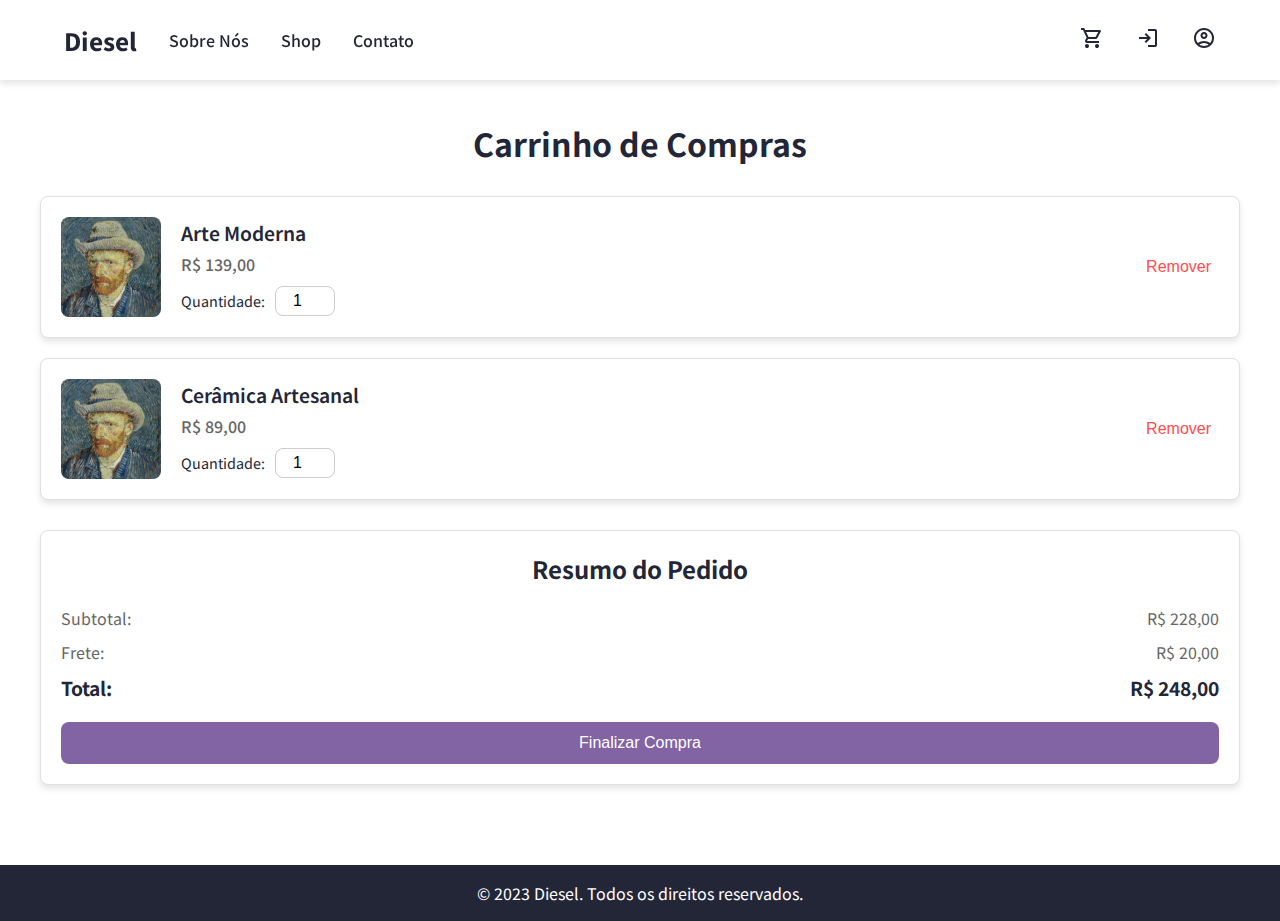
<file: cart.html>
<!DOCTYPE html>
<html lang="pt-BR">

<head>
    <meta charset="UTF-8">
    <meta name="viewport" content="width=device-width, initial-scale=1.0">
    <title>Carrinho de Compras - Diesel</title>
    <link rel="stylesheet" href="css/cart.css">
</head>

<body>
    <header>
        <nav>
            <div class="nav__container">
                <ul class="nav__links">
                    <li><a href="index.html" class="logo">Diesel</a></li>
                    <li><a href="sobre.html">Sobre Nós</a></li>
                    <li><a href="shop.html">Shop</a></li>
                    <li><a href="contato.html">Contato</a></li>
                </ul>
                <ul class="nav__links">
                    <li><a href="cart.html">
                            <svg xmlns="http://www.w3.org/2000/svg" height="30px" viewBox="0 -960 960 960" width="24px" fill="#000000">
                                <path d="M280-80q-33 0-56.5-23.5T200-160q0-33 23.5-56.5T280-240q33 0 56.5 23.5T360-160q0 33-23.5 56.5T280-80Zm400 0q-33 0-56.5-23.5T600-160q0-33 23.5-56.5T680-240q33 0 56.5 23.5T760-160q0 33-23.5 56.5T680-80ZM246-720l96 200h280l110-200H246Zm-38-80h590q23 0 35 20.5t1 41.5L692-482q-11 20-29.5 31T622-440H324l-44 80h480v80H280q-45 0-68-39.5t-2-78.5l54-98-144-304H40v-80h130l38 80Zm134 280h280-280Z" />
                            </svg>
                        </a></li>
                    <li><a href="login.html">
                            <svg xmlns="http://www.w3.org/2000/svg" height="30px" viewBox="0 -960 960 960" width="24px" fill="#000000">
                                <path d="M480-120v-80h280v-560H480v-80h280q33 0 56.5 23.5T840-760v560q0 33-23.5 56.5T760-120H480Zm-80-160-55-58 102-102H120v-80h327L345-622l55-58 200 200-200 200Z" />
                            </svg>
                        </a></li>
                    <li><a href="profile.html">
                            <svg xmlns="http://www.w3.org/2000/svg" height="30px" viewBox="0 -960 960 960" width="24px" fill="#000000">
                                <path d="M234-276q51-39 114-61.5T480-360q69 0 132 22.5T726-276q35-41 54.5-93T800-480q0-133-93.5-226.5T480-800q-133 0-226.5 93.5T160-480q0 59 19.5 111t54.5 93Zm246-164q-59 0-99.5-40.5T340-580q0-59 40.5-99.5T480-720q59 0 99.5 40.5T620-580q0 59-40.5 99.5T480-440Zm0 360q-83 0-156-31.5T197-197q-54-54-85.5-127T80-480q0-83 31.5-156T197-763q54-54 127-85.5T480-880q83 0 156 31.5T763-763q54 54 85.5 127T880-480q0 83-31.5 156T763-197q-54 54-127 85.5T480-80Zm0-80q53 0 100-15.5t86-44.5q-39-29-86-44.5T480-280q-53 0-100 15.5T294-220q39 29 86 44.5T480-160Zm0-360q26 0 43-17t17-43q0-26-17-43t-43-17q-26 0-43 17t-17 43q0 26 17 43t43 17Zm0-60Zm0 360Z" />
                            </svg>
                        </a></li>
                </ul>
            </div>
        </nav>
    </header>

    <!-- Seção do Carrinho de Compras -->
    <section class="cart-section">
        <div class="cart-container">
            <h2 class="cart-title">Carrinho de Compras</h2>
            <div class="cart-items">
                <!-- Item 1 -->
                <div class="cart-item">
                    <img src="./assets/arte.png" alt="Produto 1" class="cart-item__image">
                    <div class="cart-item__details">
                        <h3 class="cart-item__title">Arte Moderna</h3>
                        <p class="cart-item__price">R$ 139,00</p>
                        <div class="cart-item__quantity">
                            <label for="quantity1">Quantidade:</label>
                            <input type="number" id="quantity1" value="1" min="1">
                        </div>
                    </div>
                    <button class="cart-item__remove">Remover</button>
                </div>
                <!-- Item 2 -->
                <div class="cart-item">
                    <img src="./assets/arte.png" alt="Produto 2" class="cart-item__image">
                    <div class="cart-item__details">
                        <h3 class="cart-item__title">Cerâmica Artesanal</h3>
                        <p class="cart-item__price">R$ 89,00</p>
                        <div class="cart-item__quantity">
                            <label for="quantity2">Quantidade:</label>
                            <input type="number" id="quantity2" value="1" min="1">
                        </div>
                    </div>
                    <button class="cart-item__remove">Remover</button>
                </div>
            </div>
            <div class="cart-summary">
                <h3 class="summary-title">Resumo do Pedido</h3>
                <div class="summary-details">
                    <p>Subtotal: <span>R$ 228,00</span></p>
                    <p>Frete: <span>R$ 20,00</span></p>
                    <p class="total">Total: <span>R$ 248,00</span></p>
                </div>
                <button class="checkout-button">Finalizar Compra</button>
            </div>
        </div>
    </section>

    <footer>
        <div class="footer__content">
            <p>&copy; 2023 Diesel. Todos os direitos reservados.</p>
        </div>
    </footer>
</body>

</html>
</file>
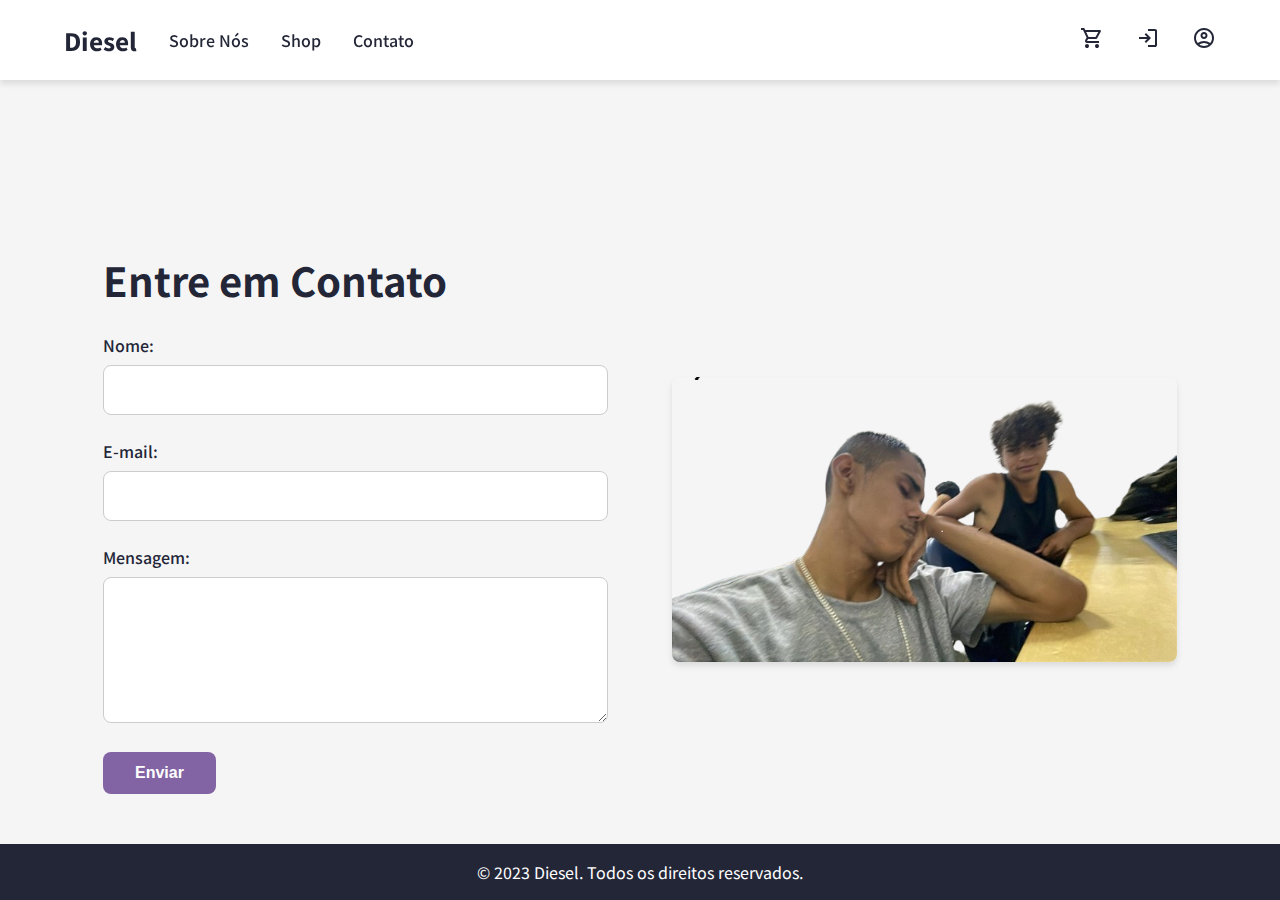
<file: contato.html>
<!DOCTYPE html>
<html lang="en">
<head>
    <meta charset="UTF-8">
    <meta name="viewport" content="width=device-width, initial-scale=1.0">
    <link rel="stylesheet" href="css/contato.css">
    <title>Contact</title>
</head>
<body>
    <header>
        <nav>
            <div class="nav__container">
                <ul class="nav__links">
                    <li><a href="index.html" class="logo">Diesel</a></li>
                    <li><a href="sobreNos.html">Sobre Nós</a></li>
                    <li><a href="shop.html">Shop</a></li>
                    <li><a href="contato.html">Contato</a></li>
                </ul>
                <ul class="nav__links">
                    <li><a href="cart.html"><svg xmlns="http://www.w3.org/2000/svg" height="30px" viewBox="0 -960 960 960" width="24px" fill="#000000"><path d="M280-80q-33 0-56.5-23.5T200-160q0-33 23.5-56.5T280-240q33 0 56.5 23.5T360-160q0 33-23.5 56.5T280-80Zm400 0q-33 0-56.5-23.5T600-160q0-33 23.5-56.5T680-240q33 0 56.5 23.5T760-160q0 33-23.5 56.5T680-80ZM246-720l96 200h280l110-200H246Zm-38-80h590q23 0 35 20.5t1 41.5L692-482q-11 20-29.5 31T622-440H324l-44 80h480v80H280q-45 0-68-39.5t-2-78.5l54-98-144-304H40v-80h130l38 80Zm134 280h280-280Z"/></svg></a></li>
                    <li><a href="login.html"><svg xmlns="http://www.w3.org/2000/svg" height="30px" viewBox="0 -960 960 960" width="24px" fill="#000000"><path d="M480-120v-80h280v-560H480v-80h280q33 0 56.5 23.5T840-760v560q0 33-23.5 56.5T760-120H480Zm-80-160-55-58 102-102H120v-80h327L345-622l55-58 200 200-200 200Z"/></svg></a></li>
                    <li><a href="profile.html"><svg xmlns="http://www.w3.org/2000/svg" height="30px" viewBox="0 -960 960 960" width="24px" fill="#000000"><path d="M234-276q51-39 114-61.5T480-360q69 0 132 22.5T726-276q35-41 54.5-93T800-480q0-133-93.5-226.5T480-800q-133 0-226.5 93.5T160-480q0 59 19.5 111t54.5 93Zm246-164q-59 0-99.5-40.5T340-580q0-59 40.5-99.5T480-720q59 0 99.5 40.5T620-580q0 59-40.5 99.5T480-440Zm0 360q-83 0-156-31.5T197-197q-54-54-85.5-127T80-480q0-83 31.5-156T197-763q54-54 127-85.5T480-880q83 0 156 31.5T763-763q54 54 85.5 127T880-480q0 83-31.5 156T763-197q-54 54-127 85.5T480-80Zm0-80q53 0 100-15.5t86-44.5q-39-29-86-44.5T480-280q-53 0-100 15.5T294-220q39 29 86 44.5T480-160Zm0-360q26 0 43-17t17-43q0-26-17-43t-43-17q-26 0-43 17t-17 43q0 26 17 43t43 17Zm0-60Zm0 360Z"/></svg></a></li>
                </ul>
            </div>
        </nav>
    </header>

    <main class="contact__container">
        <div class="contact__form">
            <h1>Entre em Contato</h1>
            <form action="#" method="post">
                <div class="form__group">
                    <label for="name">Nome:</label>
                    <input type="text" id="name" name="name" required>
                </div>
                <div class="form__group">
                    <label for="email">E-mail:</label>
                    <input type="email" id="email" name="email" required>
                </div>
                <div class="form__group">
                    <label for="message">Mensagem:</label>
                    <textarea id="message" name="message" rows="5" required></textarea>
                </div>
                <button type="submit" class="btn">Enviar</button>
            </form>
        </div>
        <div class="contact__image">
            <img src="assets/ivan-removebg-preview.png" alt="Imagem de Contato">
        </div>
    </main>

    <footer>
        <div class="footer__content">
            <p>&copy; 2023 Diesel. Todos os direitos reservados.</p>
        </div>
    </footer>
</body>
</html>
</file>
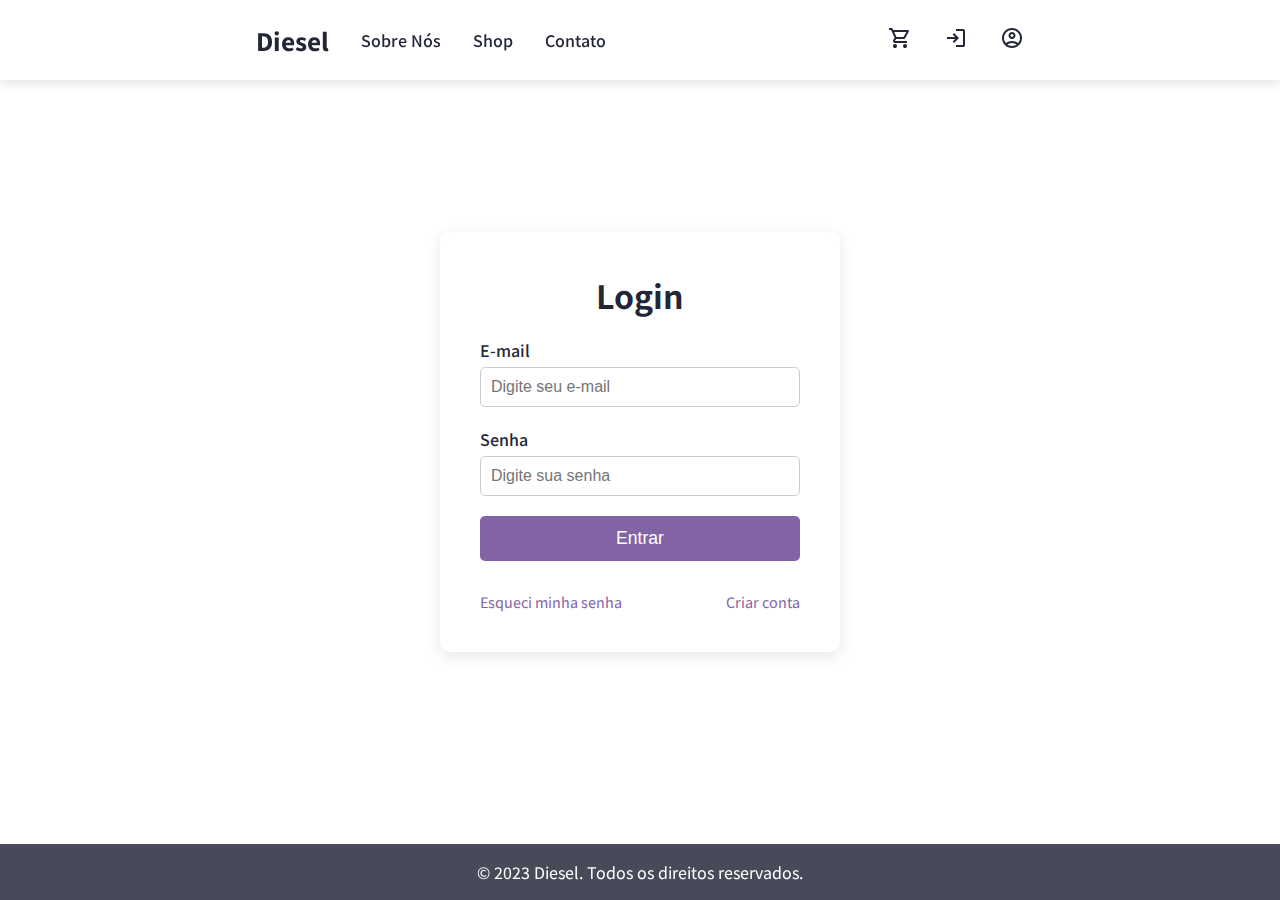
<file: login.html>
<!DOCTYPE html>
<html lang="pt-BR">

<head>
    <meta charset="UTF-8">
    <meta name="viewport" content="width=device-width, initial-scale=1.0">
    <title>Login - Diesel</title>
    <link rel="stylesheet" href="css/login.css">
</head>

<body>
    <header>
        <nav>
            <div class="nav__container">
                <ul class="nav__links">
                    <li><a href="index.html" class="logo">Diesel</a></li>
                    <li><a href="sobre.html">Sobre Nós</a></li>
                    <li><a href="shop.html">Shop</a></li>
                    <li><a href="contato.html">Contato</a></li>
                </ul>
                <ul class="nav__links">
                    <li><a href="cart.html">
                            <svg xmlns="http://www.w3.org/2000/svg" height="30px" viewBox="0 -960 960 960" width="24px" fill="#000000">
                                <path d="M280-80q-33 0-56.5-23.5T200-160q0-33 23.5-56.5T280-240q33 0 56.5 23.5T360-160q0 33-23.5 56.5T280-80Zm400 0q-33 0-56.5-23.5T600-160q0-33 23.5-56.5T680-240q33 0 56.5 23.5T760-160q0 33-23.5 56.5T680-80ZM246-720l96 200h280l110-200H246Zm-38-80h590q23 0 35 20.5t1 41.5L692-482q-11 20-29.5 31T622-440H324l-44 80h480v80H280q-45 0-68-39.5t-2-78.5l54-98-144-304H40v-80h130l38 80Zm134 280h280-280Z" />
                            </svg>
                        </a></li>
                    <li><a href="login.html">
                            <svg xmlns="http://www.w3.org/2000/svg" height="30px" viewBox="0 -960 960 960" width="24px" fill="#000000">
                                <path d="M480-120v-80h280v-560H480v-80h280q33 0 56.5 23.5T840-760v560q0 33-23.5 56.5T760-120H480Zm-80-160-55-58 102-102H120v-80h327L345-622l55-58 200 200-200 200Z" />
                            </svg>
                        </a></li>
                    <li><a href="profile.html">
                            <svg xmlns="http://www.w3.org/2000/svg" height="30px" viewBox="0 -960 960 960" width="24px" fill="#000000">
                                <path d="M234-276q51-39 114-61.5T480-360q69 0 132 22.5T726-276q35-41 54.5-93T800-480q0-133-93.5-226.5T480-800q-133 0-226.5 93.5T160-480q0 59 19.5 111t54.5 93Zm246-164q-59 0-99.5-40.5T340-580q0-59 40.5-99.5T480-720q59 0 99.5 40.5T620-580q0 59-40.5 99.5T480-440Zm0 360q-83 0-156-31.5T197-197q-54-54-85.5-127T80-480q0-83 31.5-156T197-763q54-54 127-85.5T480-880q83 0 156 31.5T763-763q54 54 85.5 127T880-480q0 83-31.5 156T763-197q-54 54-127 85.5T480-80Zm0-80q53 0 100-15.5t86-44.5q-39-29-86-44.5T480-280q-53 0-100 15.5T294-220q39 29 86 44.5T480-160Zm0-360q26 0 43-17t17-43q0-26-17-43t-43-17q-26 0-43 17t-17 43q0 26 17 43t43 17Zm0-60Zm0 360Z" />
                            </svg>
                        </a></li>
                </ul>
            </div>
        </nav>
    </header>

    <!-- Seção de Login -->
    <section class="login-section">
        <div class="login-container">
            <h2 class="login-title">Login</h2>
            <form class="login-form">
                <div class="form-group">
                    <label for="email">E-mail</label>
                    <input type="email" id="email" name="email" placeholder="Digite seu e-mail" required>
                </div>
                <div class="form-group">
                    <label for="password">Senha</label>
                    <input type="password" id="password" name="password" placeholder="Digite sua senha" required>
                </div>
                <button type="submit" class="login-button">Entrar</button>
                <div class="login-links">
                    <a href="#">Esqueci minha senha</a>
                    <a href="register.html">Criar conta</a>
                </div>
            </form>
        </div>
    </section>

    <footer>
        <div class="footer__content">
            <p>&copy; 2023 Diesel. Todos os direitos reservados.</p>
        </div>
    </footer>
</body>

</html>
</file>
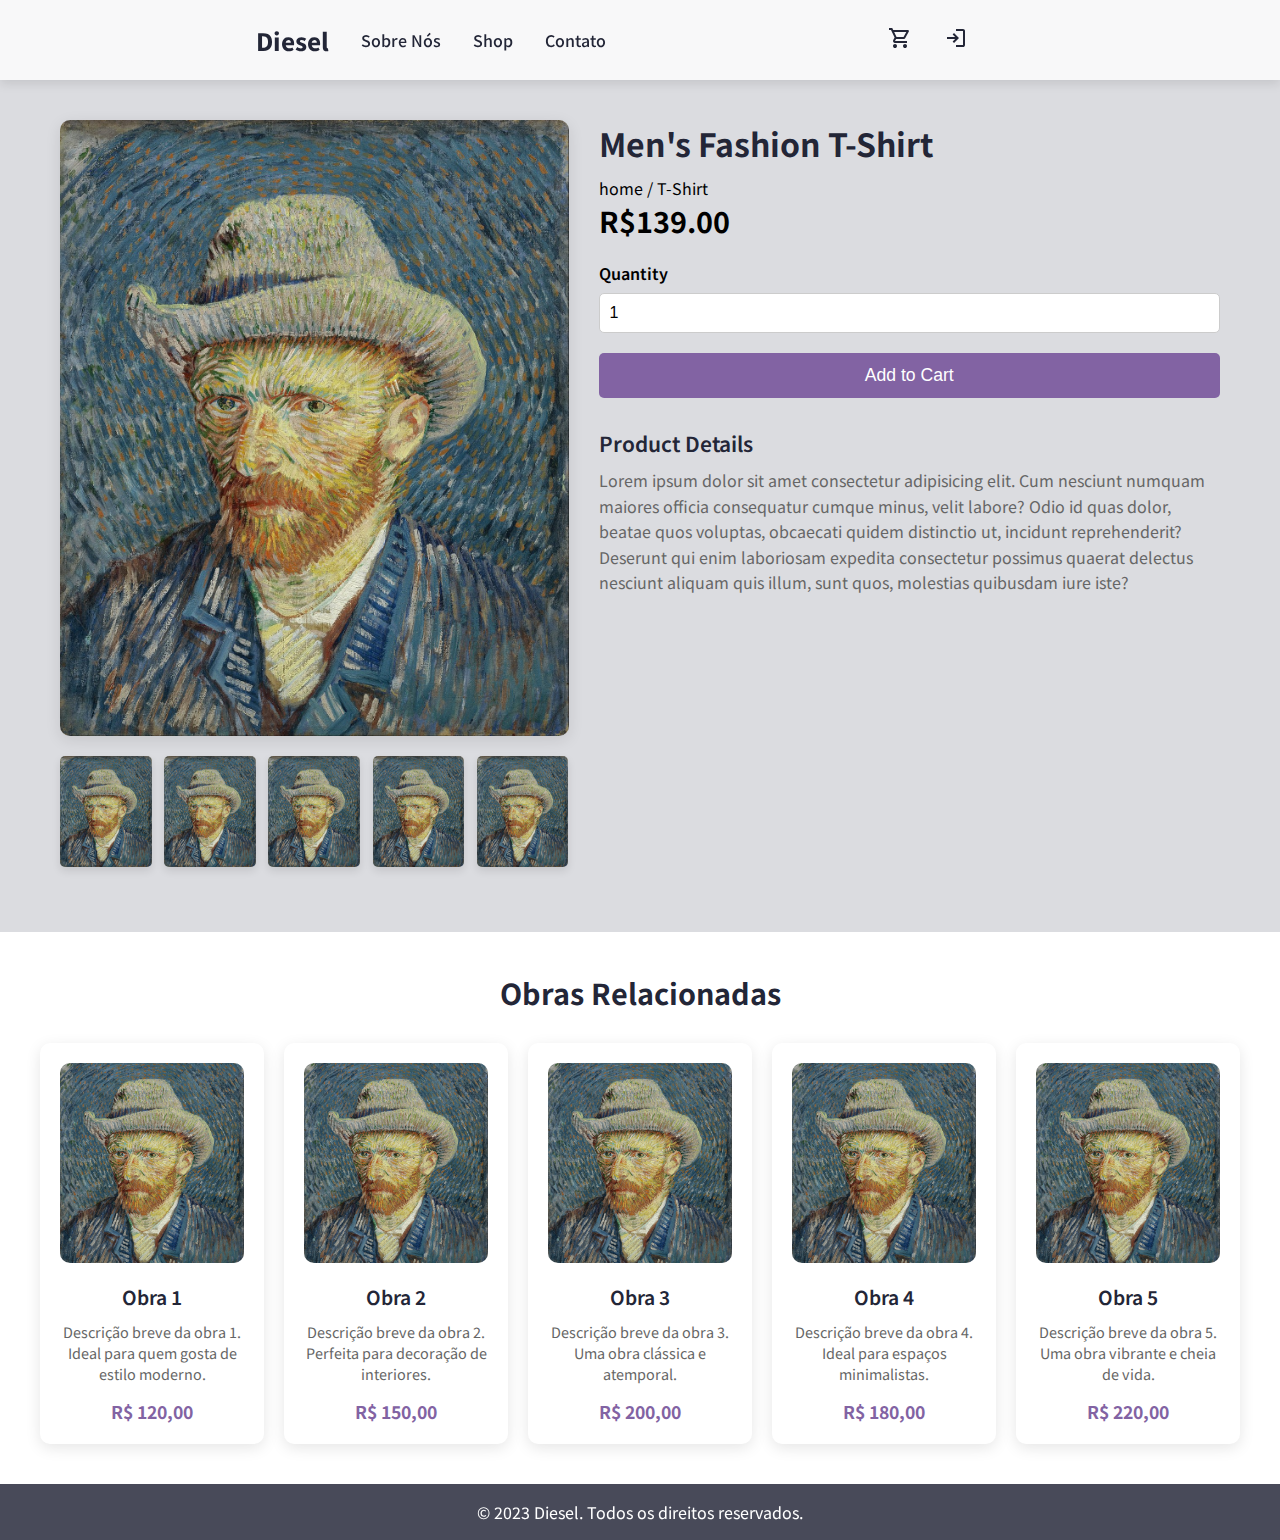
<file: page.html>
<!DOCTYPE html>
<html lang="en">

<head>
    <meta charset="UTF-8">
    <meta name="viewport" content="width=device-width, initial-scale=1.0">
    <title>Produto - Diesel</title>
    <link rel="stylesheet" href="css/page.css"> 
</head>

<body>
    <header>
        <nav>
            <div class="nav__container">
                <ul class="nav__links">
                    <li><a href="index.html" class="logo">Diesel</a></li>
                    <li><a href="sobre.html">Sobre Nós</a></li>
                    <li><a href="shop.html">Shop</a></li>
                    <li><a href="contato.html">Contato</a></li>
                </ul>
                <ul class="nav__links">
                    <li><a href="cart.html"><svg xmlns="http://www.w3.org/2000/svg" height="30px" viewBox="0 -960 960 960" width="24px" fill="#000000">
                            <path d="M280-80q-33 0-56.5-23.5T200-160q0-33 23.5-56.5T280-240q33 0 56.5 23.5T360-160q0 33-23.5 56.5T280-80Zm400 0q-33 0-56.5-23.5T600-160q0-33 23.5-56.5T680-240q33 0 56.5 23.5T760-160q0 33-23.5 56.5T680-80ZM246-720l96 200h280l110-200H246Zm-38-80h590q23 0 35 20.5t1 41.5L692-482q-11 20-29.5 31T622-440H324l-44 80h480v80H280q-45 0-68-39.5t-2-78.5l54-98-144-304H40v-80h130l38 80Zm134 280h280-280Z" />
                        </svg></a></li>
                    <li><a href="login.html"><svg xmlns="http://www.w3.org/2000/svg" height="30px" viewBox="0 -960 960 960" width="24px" fill="#000000">
                            <path d="M480-120v-80h280v-560H480v-80h280q33 0 56.5 23.5T840-760v560q0 33-23.5 56.5T760-120H480Zm-80-160-55-58 102-102H120v-80h327L345-622l55-58 200 200-200 200Z" />
                        </svg></a></li>
                    <li><a href="profile.html"><svg xmlns="http://www.w3.org/2000/svg" height="30px" viewBox="http://www.w3.org/2000/svg" height="30px" viewBox="0 -960 960 960" width="24px" fill="#000000">
                            <path d="M234-276q51-39 114-61.5T480-360q69 0 132 22.5T726-276q35-41 54.5-93T800-480q0-133-93.5-226.5T480-800q-133 0-226.5 93.5T160-480q0 59 19.5 111t54.5 93Zm246-164q-59 0-99.5-40.5T340-580q0-59 40.5-99.5T480-720q59 0 99.5 40.5T620-580q0 59-40.5 99.5T480-440Zm0 360q-83 0-156-31.5T197-197q-54-54-85.5-127T80-480q0-83 31.5-156T197-763q54-54 127-85.5T480-880q83 0 156 31.5T763-763q54 54 85.5 127T880-480q0 83-31.5 156T763-197q-54 54-127 85.5T480-80Zm0-80q53 0 100-15.5t86-44.5q-39-29-86-44.5T480-280q-53 0-100 15.5T294-220q39 29 86 44.5T480-160Zm0-360q26 0 43-17t17-43q0-26-17-43t-43-17q-26 0-43 17t-17 43q0 26 17 43t43 17Zm0-60Zm0 360Z" />
                        </svg></a></li>
                </ul>
            </div>
        </nav>
    </header>

    <!-- Product Section -->
    <section class="product-section">
        <div class="product-content">
            <!-- Left Section: Image -->
            <div class="product-image">
                <img src="./assets/arte.png" alt="Men's Fashion T-Shirt" class="main-img">
                <div class="small-img-group">
                    <div class="small-img-col">
                        <img src="./assets/arte.png" alt="Small Image 1" class="small-img">
                    </div>
                    <div class="small-img-col">
                        <img src="./assets/arte.png" alt="Small Image 2" class="small-img">
                    </div>
                    <div class="small-img-col">
                        <img src="./assets/arte.png" alt="Small Image 3" class="small-img">
                    </div>
                    <div class="small-img-col">
                        <img src="./assets/arte.png" alt="Small Image 4" class="small-img">
                    </div>
                    <div class="small-img-col">
                        <img src="./assets/arte.png" alt="Small Image 5" class="small-img">
                    </div>
                </div>
            </div>

            <!-- Right Section: Product Details -->
            <div class="product-details">
                <h3 class="product-title">Men's Fashion T-Shirt</h3>
                <p>home / T-Shirt</p>
                <h2 class="product-price">R$139.00</h2>

                <!-- Size and Quantity Selectors -->
                <!-- <div class="size-selection">
                    <label for="size-select">Select Size</label>
                    <select id="size-select" class="size-select">
                        <option>XL</option>
                        <option>XXL</option>
                        <option>Small</option>
                        <option>Large</option>
                    </select>
                </div> -->

                <div class="quantity-selection">
                    <label for="quantity-input">Quantity</label>
                    <input type="number" id="quantity-input" value="1" min="1">
                </div>

                <button class="add-to-cart-btn">Add to Cart</button>

                <!-- Product Description -->
                <div class="product-details-title">Product Details</div>
                <p class="product-description">
                    Lorem ipsum dolor sit amet consectetur adipisicing elit. Cum nesciunt numquam maiores officia
                    consequatur cumque minus, velit labore? Odio id quas dolor, beatae quos voluptas, obcaecati quidem
                    distinctio ut, incidunt reprehenderit? Deserunt qui enim laboriosam expedita consectetur possimus
                    quaerat delectus nesciunt aliquam quis illum, sunt quos, molestias quibusdam iure iste?
                </p>
            </div>
        </div>
    </section>

    <!-- Seção de Obras Relacionadas -->
<section class="related-works">
    <h2 class="related-works__title">Obras Relacionadas</h2>
    <div class="related-works__grid">
        <!-- Card 1 -->
        <div class="related-card">
            <img src="./assets/arte.png" alt="Obra 1" class="related-card__image">
            <h3 class="related-card__title">Obra 1</h3>
            <p class="related-card__description">Descrição breve da obra 1. Ideal para quem gosta de estilo moderno.</p>
            <p class="related-card__price">R$ 120,00</p>
        </div>
        <!-- Card 2 -->
        <div class="related-card">
            <img src="./assets/arte.png" alt="Obra 2" class="related-card__image">
            <h3 class="related-card__title">Obra 2</h3>
            <p class="related-card__description">Descrição breve da obra 2. Perfeita para decoração de interiores.</p>
            <p class="related-card__price">R$ 150,00</p>
        </div>
        <!-- Card 3 -->
        <div class="related-card">
            <img src="./assets/arte.png" alt="Obra 3" class="related-card__image">
            <h3 class="related-card__title">Obra 3</h3>
            <p class="related-card__description">Descrição breve da obra 3. Uma obra clássica e atemporal.</p>
            <p class="related-card__price">R$ 200,00</p>
        </div>
        <!-- Card 4 -->
        <div class="related-card">
            <img src="./assets/arte.png" alt="Obra 4" class="related-card__image">
            <h3 class="related-card__title">Obra 4</h3>
            <p class="related-card__description">Descrição breve da obra 4. Ideal para espaços minimalistas.</p>
            <p class="related-card__price">R$ 180,00</p>
        </div>
        <!-- Card 5 -->
        <div class="related-card">
            <img src="./assets/arte.png" alt="Obra 5" class="related-card__image">
            <h3 class="related-card__title">Obra 5</h3>
            <p class="related-card__description">Descrição breve da obra 5. Uma obra vibrante e cheia de vida.</p>
            <p class="related-card__price">R$ 220,00</p>
        </div>
    </div>
</section>

    <footer>
        <div class="footer__content">
            <p>&copy; 2023 Diesel. Todos os direitos reservados.</p>
        </div>
    </footer>

</body>

</html>
</file>
<file: css/cart.css>
@import url("https://fonts.googleapis.com/css2?family=Noto+Sans+JP:wght@100..900&display=swap");

:root {
    --primary-color: #8263a3;
    --text-dark: #232637;
    --white: #ffffff;
    --max-width: 1200px;
    --border-radius: 8px;
    --shadow: 0 4px 6px rgba(0, 0, 0, 0.1);
}

* {
    padding: 0;
    margin: 0;
    box-sizing: border-box;
}

body {
    font-family: "Noto Sans JP", sans-serif;
    background-color: #f5f5f5;
    display: flex;
    flex-direction: column;
    min-height: 100vh;
}

a {
    text-decoration: none;
    transition: 0.3s;
}

/* Estilos do header */
nav {
    display: flex;
    justify-content: center;
    align-items: center;
    height: 80px;
    background-color: var(--white);
    box-shadow: var(--shadow);
    position: fixed;
    width: 100%;
    top: 0;
    left: 0;
    z-index: 1000;
}

.nav__container {
    display: flex;
    justify-content: space-between;
    align-items: center;
    width: 90%;
    max-width: var(--max-width);
}

.nav__links {
    list-style: none;
    display: flex;
    align-items: center;
    gap: 2rem;
}

.nav__links a {
    font-weight: 500;
    color: var(--text-dark);
    transition: 0.3s;
}

.nav__links a:hover {
    color: var(--primary-color);
}

.nav__links a svg {
    fill: var(--text-dark);
    transition: 0.3s;
}

.nav__links a:hover svg {
    fill: var(--primary-color);
}

.nav__links .logo {
    font-size: 1.5rem;
    font-weight: 800;
}

/* Estilos da Seção do Carrinho de Compras */
.cart-section {
    padding: 120px 20px 80px 20px;
    background-color: var(--white);
    flex: 1;
}

.cart-container {
    max-width: var(--max-width);
    margin: 0 auto;
}

.cart-title {
    font-size: 2rem;
    font-weight: 700;
    color: var(--text-dark);
    margin-bottom: 30px;
    text-align: center;
}

.cart-items {
    display: flex;
    flex-direction: column;
    gap: 20px;
}

.cart-item {
    display: flex;
    align-items: center;
    gap: 20px;
    padding: 20px;
    border: 1px solid #e0e0e0;
    border-radius: var(--border-radius);
    background-color: var(--white);
    box-shadow: var(--shadow);
}

.cart-item__image {
    width: 100px;
    height: 100px;
    object-fit: cover;
    border-radius: var(--border-radius);
}

.cart-item__details {
    flex: 1;
}

.cart-item__title {
    font-size: 1.2rem;
    font-weight: 600;
    color: var(--text-dark);
    margin-bottom: 5px;
}

.cart-item__price {
    font-size: 1rem;
    font-weight: 500;
    color: #666;
    margin-bottom: 10px;
}

.cart-item__quantity {
    display: flex;
    align-items: center;
    gap: 10px;
}

.cart-item__quantity label {
    font-size: 0.9rem;
    color: var(--text-dark);
}

.cart-item__quantity input {
    width: 60px;
    padding: 5px;
    font-size: 1rem;
    border-radius: var(--border-radius);
    border: 1px solid #ccc;
    text-align: center;
}

.cart-item__remove {
    background-color: transparent;
    color: #ff4d4d;
    padding: 8px;
    font-size: 1rem;
    border: none;
    border-radius: var(--border-radius);
    cursor: pointer;
    transition: background-color 0.3s, color 0.3s;
}

.cart-item__remove:hover {
    background-color: #ff4d4d;
    color: var(--white);
}

.cart-summary {
    margin-top: 30px;
    padding: 20px;
    border: 1px solid #e0e0e0;
    border-radius: var(--border-radius);
    background-color: var(--white);
    box-shadow: var(--shadow);
}

.summary-title {
    font-size: 1.5rem;
    font-weight: 700;
    color: var(--text-dark);
    margin-bottom: 20px;
    text-align: center;
}

.summary-details {
    display: flex;
    flex-direction: column;
    gap: 10px;
}

.summary-details p {
    font-size: 1rem;
    color: #666;
    display: flex;
    justify-content: space-between;
}

.summary-details .total {
    font-size: 1.2rem;
    font-weight: 700;
    color: var(--text-dark);
}

.checkout-button {
    background-color: var(--primary-color);
    color: var(--white);
    padding: 12px 20px;
    font-size: 1rem;
    border: none;
    border-radius: var(--border-radius);
    cursor: pointer;
    width: 100%;
    margin-top: 20px;
    transition: background-color 0.3s;
}

.checkout-button:hover {
    background-color: #7e53b3;
}

/* Estilos do footer */
footer {
    background-color: var(--text-dark);
    color: var(--white);
    text-align: center;
    padding: 1rem 0;
    margin-top: auto;
}

footer p {
    margin: 0;
}

/* Responsividade */
@media (max-width: 768px) {
    .cart-item {
        flex-direction: column;
        align-items: flex-start;
    }

    .cart-item__image {
        width: 100%;
        height: auto;
    }

    .cart-item__details {
        width: 100%;
    }

    .cart-item__quantity {
        width: 100%;
        justify-content: space-between;
    }

    .cart-item__remove {
        width: 100%;
        text-align: center;
    }
}
</file>
<file: css/contato.css>
@import url("https://fonts.googleapis.com/css2?family=Noto+Sans+JP:wght@100..900&display=swap");

:root {
    --primary-color: #8263a3;
    --text-dark: #232637;
    --white: #ffffff;
    --max-width: 1200px;
    --border-radius: 8px;
    --shadow: 0 4px 6px rgba(0, 0, 0, 0.1);
}

* {
    padding: 0;
    margin: 0;
    box-sizing: border-box;
}

body {
    font-family: "Noto Sans JP", sans-serif;
    background-color: #f5f5f5;
    display: flex;
    flex-direction: column;
    min-height: 100vh; /* Garante que o body ocupe pelo menos a altura da viewport */
}

.btn {
    position: absolute;
    padding: 1rem 2rem;
    outline: none;
    border: none;
    font-weight: 600;
    cursor: pointer;
}

a {
    text-decoration: none;
    transition: 0.3s;
}

/* Estilos do header */
nav {
    display: flex;
    justify-content: center;
    align-items: center;
    height: 80px;
    background-color: var(--white);
    box-shadow: var(--shadow);
    position: fixed;
    width: 100%;
    top: 0;
    left: 0;
    z-index: 1000;
}

.nav__container {
    display: flex;
    justify-content: space-between;
    align-items: center;
    width: 90%;
    max-width: var(--max-width);
}

.nav__links {
    list-style: none;
    display: flex;
    align-items: center;
    gap: 2rem;
}

.nav__links a {
    font-weight: 500;
    color: var(--text-dark);
    transition: 0.3s;
}

.nav__links a:hover {
    color: var(--primary-color);
}

.nav__links a svg {
    fill: var(--text-dark);
    transition: 0.3s;
}

.nav__links a:hover svg {
    fill: var(--primary-color);
}

.nav__links .logo {
    font-size: 1.5rem;
    font-weight: 800;
}

/* Estilos para a página de contato */
.contact__container {
    display: flex;
    justify-content: space-between;
    align-items: center;
    max-width: var(--max-width);
    margin: 200px auto 0;
    padding: 0 2rem;
    gap: 4rem;
    flex: 1; /* Faz o conteúdo ocupar o espaço restante */
}

.contact__form {
    flex: 1;
    max-width: 50%;
    animation: slideInLeft 1s ease-out; /* Animação de entrada */
}

.contact__form h1 {
    font-size: 2.5rem;
    color: var(--text-dark);
    margin-bottom: 1.5rem;
}

.form__group {
    margin-bottom: 1.5rem;
}

.form__group label {
    display: block;
    font-weight: 500;
    color: var(--text-dark);
    margin-bottom: 0.5rem;
}

.form__group input,
.form__group textarea {
    width: 100%;
    padding: 0.75rem;
    border: 1px solid #ccc;
    border-radius: var(--border-radius);
    font-size: 1rem;
    font-family: "Noto Sans JP", sans-serif;
    transition: border-color 0.3s, transform 0.3s;
}

.form__group input:hover,
.form__group textarea:hover {
    border-color: var(--primary-color);
    transform: scale(1.02);
}

.form__group input:focus,
.form__group textarea:focus {
    border-color: var(--primary-color);
    outline: none;
    box-shadow: 0 0 5px rgba(130, 99, 163, 0.5);
    transform: scale(1.02);
}

.contact__form .btn {
    position: relative;
    padding: 0.75rem 2rem;
    background-color: var(--primary-color);
    color: var(--white);
    border: none;
    border-radius: var(--border-radius);
    font-size: 1rem;
    cursor: pointer;
    transition: background-color 0.3s, transform 0.3s;
}

.contact__form .btn:hover {
    background-color: #6c5285;
    animation: pulse 0.5s ease-in-out; /* Animação de pulsar */
}

.contact__image {
    flex: 1;
    max-width: 50%;
    text-align: center;
    animation: slideInRight 1s ease-out; /* Animação de entrada */
}

.contact__image img {
    max-width: 100%;
    height: auto;
    border-radius: var(--border-radius);
    box-shadow: var(--shadow);
}

/* Animação de entrada para o formulário */
@keyframes slideInLeft {
    from {
        opacity: 0;
        transform: translateX(-50px);
    }
    to {
        opacity: 1;
        transform: translateX(0);
    }
}

/* Animação de entrada para a imagem */
@keyframes slideInRight {
    from {
        opacity: 0;
        transform: translateX(50px);
    }
    to {
        opacity: 1;
        transform: translateX(0);
    }
}

/* Animação de pulsar para o botão */
@keyframes pulse {
    0% {
        transform: scale(1);
    }
    50% {
        transform: scale(1.05);
    }
    100% {
        transform: scale(1);
    }
}

/* Estilos do footer */
footer {
    background-color: var(--text-dark);
    color: var(--white);
    text-align: center;
    padding: 1rem 0;
    margin-top: auto; /* Coloca o footer no final da página */
    backdrop-filter: blur(5px);
    border-top: none;
}

footer p {
    margin: 0;
}

/* Responsividade */
@media (max-width: 768px) {
    .contact__container {
        flex-direction: column;
        margin-top: 120px;
        gap: 2rem;
    }

    .contact__form,
    .contact__image {
        max-width: 100%;
    }

    .contact__form h1 {
        font-size: 2rem;
    }
}
</file>
<file: css/login.css>
@import url("https://fonts.googleapis.com/css2?family=Noto+Sans+JP:wght@100..900&display=swap");

:root {
    --primary-color: #8263a3;
    --text-dark: #232637;
    --white: #ffffff;
    --max-width: 1200px;
}

* {
    padding: 0;
    margin: 0;
    box-sizing: border-box;
}

body {
    font-family: "Noto Sans JP", sans-serif;
    background-color: #dbdce0;
    display: flex;
    flex-direction: column;
    min-height: 100vh;
}

a {
    text-decoration: none;
    transition: 0.3s;
}

/* Estilos do header */
nav {
    display: flex;
    justify-content: center;
    align-items: center;
    height: 80px;
    background-color: rgba(255, 255, 255, 0.8);
    backdrop-filter: blur(5px);
    box-shadow: 0 4px 10px rgba(0, 0, 0, 0.1);
    position: fixed;
    width: 100%;
    top: 0;
    left: 0;
    z-index: 1000;
}

.nav__container {
    display: flex;
    justify-content: space-between;
    align-items: center;
    width: 60%;
}

.nav__links {
    list-style: none;
    display: flex;
    align-items: center;
    gap: 2rem;
}

.nav__links a {
    font-weight: 500;
    color: var(--text-dark);
    transition: 0.3s;
}

.nav__links a:hover {
    color: var(--primary-color);
}

.nav__links a svg {
    fill: var(--text-dark);
    transition: 0.3s;
}

.nav__links a:hover svg {
    fill: var(--primary-color);
}

.nav__links .logo {
    font-size: 1.5rem;
    font-weight: 800;
}

/* Estilos da Seção de Login */
.login-section {
    display: flex;
    justify-content: center;
    align-items: center;
    padding: 120px 20px 80px 20px; /* Ajuste o padding para não sobrepor o header */
    background-color: var(--white);
    flex: 1;
}

.login-container {
    background-color: var(--white);
    padding: 40px;
    border-radius: 10px;
    box-shadow: 0 4px 15px rgba(0, 0, 0, 0.1);
    width: 100%;
    max-width: 400px;
    text-align: center;
}

.login-title {
    font-size: 2rem;
    font-weight: 700;
    color: var(--text-dark);
    margin-bottom: 20px;
}

.login-form {
    display: flex;
    flex-direction: column;
    gap: 20px;
}

.form-group {
    text-align: left;
}

.form-group label {
    font-size: 1rem;
    font-weight: 500;
    color: var(--text-dark);
    margin-bottom: 5px;
    display: block;
}

.form-group input {
    width: 100%;
    padding: 10px;
    font-size: 1rem;
    border-radius: 5px;
    border: 1px solid #ccc;
    outline: none;
    transition: border-color 0.3s;
}

.form-group input:focus {
    border-color: var(--primary-color);
}

.login-button {
    background-color: var(--primary-color);
    color: var(--white);
    padding: 12px;
    font-size: 1.1rem;
    border: none;
    border-radius: 5px;
    cursor: pointer;
    transition: background-color 0.3s;
}

.login-button:hover {
    background-color: #7e53b3;
}

.login-links {
    display: flex;
    justify-content: space-between;
    margin-top: 10px;
}

.login-links a {
    color: var(--primary-color);
    font-size: 0.9rem;
    text-decoration: none;
    transition: color 0.3s;
}

.login-links a:hover {
    color: #7e53b3;
}





/* Estilos do footer */
footer {
    background-color: rgba(35, 38, 55, 0.8);
    color: var(--white);
    text-align: center;
    padding: 1rem 0;
    margin-top: auto;
    backdrop-filter: blur(5px);
    border-top: none;
}

footer p {
    margin: 0;
}
</file>
<file: css/page.css>
@import url("https://fonts.googleapis.com/css2?family=Noto+Sans+JP:wght@100..900&display=swap");

:root {
    --primary-color: #8263a3;
    --text-dark: #232637;
    --white: #ffffff;
    --max-width: 1200px;
}

* {
    padding: 0;
    margin: 0;
    box-sizing: border-box;
}

body {
    font-family: "Noto Sans JP", sans-serif;
    background-color: #dbdce0;
    display: flex;
    flex-direction: column;
    min-height: 100vh;
}

a {
    text-decoration: none;
    transition: 0.3s;
}

/* Estilos do header */
nav {
    display: flex;
    justify-content: center;
    align-items: center;
    height: 80px;
    background-color: rgba(255, 255, 255, 0.8);
    backdrop-filter: blur(5px);
    box-shadow: 0 4px 10px rgba(0, 0, 0, 0.1);
    position: fixed;
    width: 100%;
    top: 0;
    left: 0;
    z-index: 1000;
}

.nav__container {
    display: flex;
    justify-content: space-between;
    align-items: center;
    width: 60%;
}

.nav__links {
    list-style: none;
    display: flex;
    align-items: center;
    gap: 2rem;
}

.nav__links a {
    font-weight: 500;
    color: var(--text-dark);
    transition: 0.3s;
}

.nav__links a:hover {
    color: var(--primary-color);
}

.nav__links a svg {
    fill: var(--text-dark);
    transition: 0.3s;
}

.nav__links a:hover svg {
    fill: var(--primary-color);
}

.nav__links .logo {
    font-size: 1.5rem;
    font-weight: 800;
}

/* Product Section Styles */
.product-section {
    display: flex;
    justify-content: center;
    align-items: flex-start;
    padding: 120px 20px 20px 20px; /* Adjust padding to ensure it doesn't overlap with header */
    gap: 30px;
    max-width: var(--max-width);
    margin: 0 auto;
    flex: 1;
}

.product-content {
    display: flex;
    justify-content: space-between;
    width: 100%;
    gap: 30px;
}

.product-image {
    width: 45%;
    display: flex;
    flex-direction: column;
    align-items: center;
}

.product-image .main-img {
    width: 100%;
    height: auto;
    border-radius: 10px;
    box-shadow: 0 4px 15px rgba(0, 0, 0, 0.1);
}

.small-img-group {
    display: flex;
    justify-content: space-between;
    margin-top: 20px;
}

.small-img-col {
    width: 18%;
}

.small-img {
    width: 100%;
    height: auto;
    border-radius: 5px;
    box-shadow: 0 4px 8px rgba(0, 0, 0, 0.1);
    transition: transform 0.3s ease;
}

.small-img:hover {
    transform: scale(1.1);
}

.product-details {
    width: 55%;
}

.product-title {
    font-size: 2rem;
    font-weight: 700;
    color: var(--text-dark);
    margin-bottom: 10px;
}

.product-price {
    font-size: 1.8rem;
    font-weight: 700;
    color: black;
    margin-bottom: 20px;
}

.size-selection, .quantity-selection {
    margin-bottom: 20px;
}

.size-selection label, .quantity-selection label {
    display: block;
    font-weight: 600;
    margin-bottom: 8px;
}

.size-select, #quantity-input {
    width: 100%;
    padding: 10px;
    font-size: 1rem;
    border-radius: 5px;
    border: 1px solid #ccc;
}

.add-to-cart-btn {
    background-color: var(--primary-color);
    color: var(--white);
    padding: 12px 20px;
    font-size: 1.1rem;
    border: none;
    border-radius: 5px;
    cursor: pointer;
    transition: background-color 0.3s;
    width: 100%;
}

.add-to-cart-btn:hover {
    background-color: #7e53b3;
}

.product-details-title {
    font-size: 1.3rem;
    font-weight: 600;
    margin-top: 30px;
    color: var(--text-dark);
}

.product-description {
    font-size: 1rem;
    color: #666;
    line-height: 1.6;
    margin-top: 10px;
}



/* Estilos da Seção de Obras Relacionadas */
.related-works {
    padding: 40px 20px;
    background-color: var(--white);
    margin-top: 40px;
}

.related-works__title {
    font-size: 1.8rem;
    font-weight: 700;
    color: var(--text-dark);
    text-align: center;
    margin-bottom: 30px;
}

.related-works__grid {
    display: grid;
    grid-template-columns: repeat(auto-fit, minmax(200px, 1fr));
    gap: 20px;
    max-width: var(--max-width);
    margin: 0 auto;
}

.related-card {
    background-color: var(--white);
    border-radius: 10px;
    box-shadow: 0 4px 15px rgba(0, 0, 0, 0.1);
    overflow: hidden;
    text-align: center;
    padding: 20px;
    transition: transform 0.3s ease, box-shadow 0.3s ease;
}

.related-card:hover {
    transform: translateY(-5px);
    box-shadow: 0 6px 20px rgba(0, 0, 0, 0.15);
}

.related-card__image {
    width: 100%; /* Largura fixa */
    height: 200px; /* Altura fixa */
    object-fit: cover; /* Corta a imagem para caber no espaço */
    border-radius: 10px;
    margin-bottom: 15px;
}

.related-card__title {
    font-size: 1.2rem;
    font-weight: 600;
    color: var(--text-dark);
    margin-bottom: 10px;
}

.related-card__description {
    font-size: 0.9rem;
    color: #666;
    margin-bottom: 15px;
}

.related-card__price {
    font-size: 1.1rem;
    font-weight: 700;
    color: var(--primary-color);
}

/* Estilos do footer */
footer {
    background-color: rgba(35, 38, 55, 0.8);
    color: var(--white);
    text-align: center;
    padding: 1rem 0;
    margin-top: auto;
    backdrop-filter: blur(5px);
    border-top: none;
}

footer p {
    margin: 0;
}
</file>
